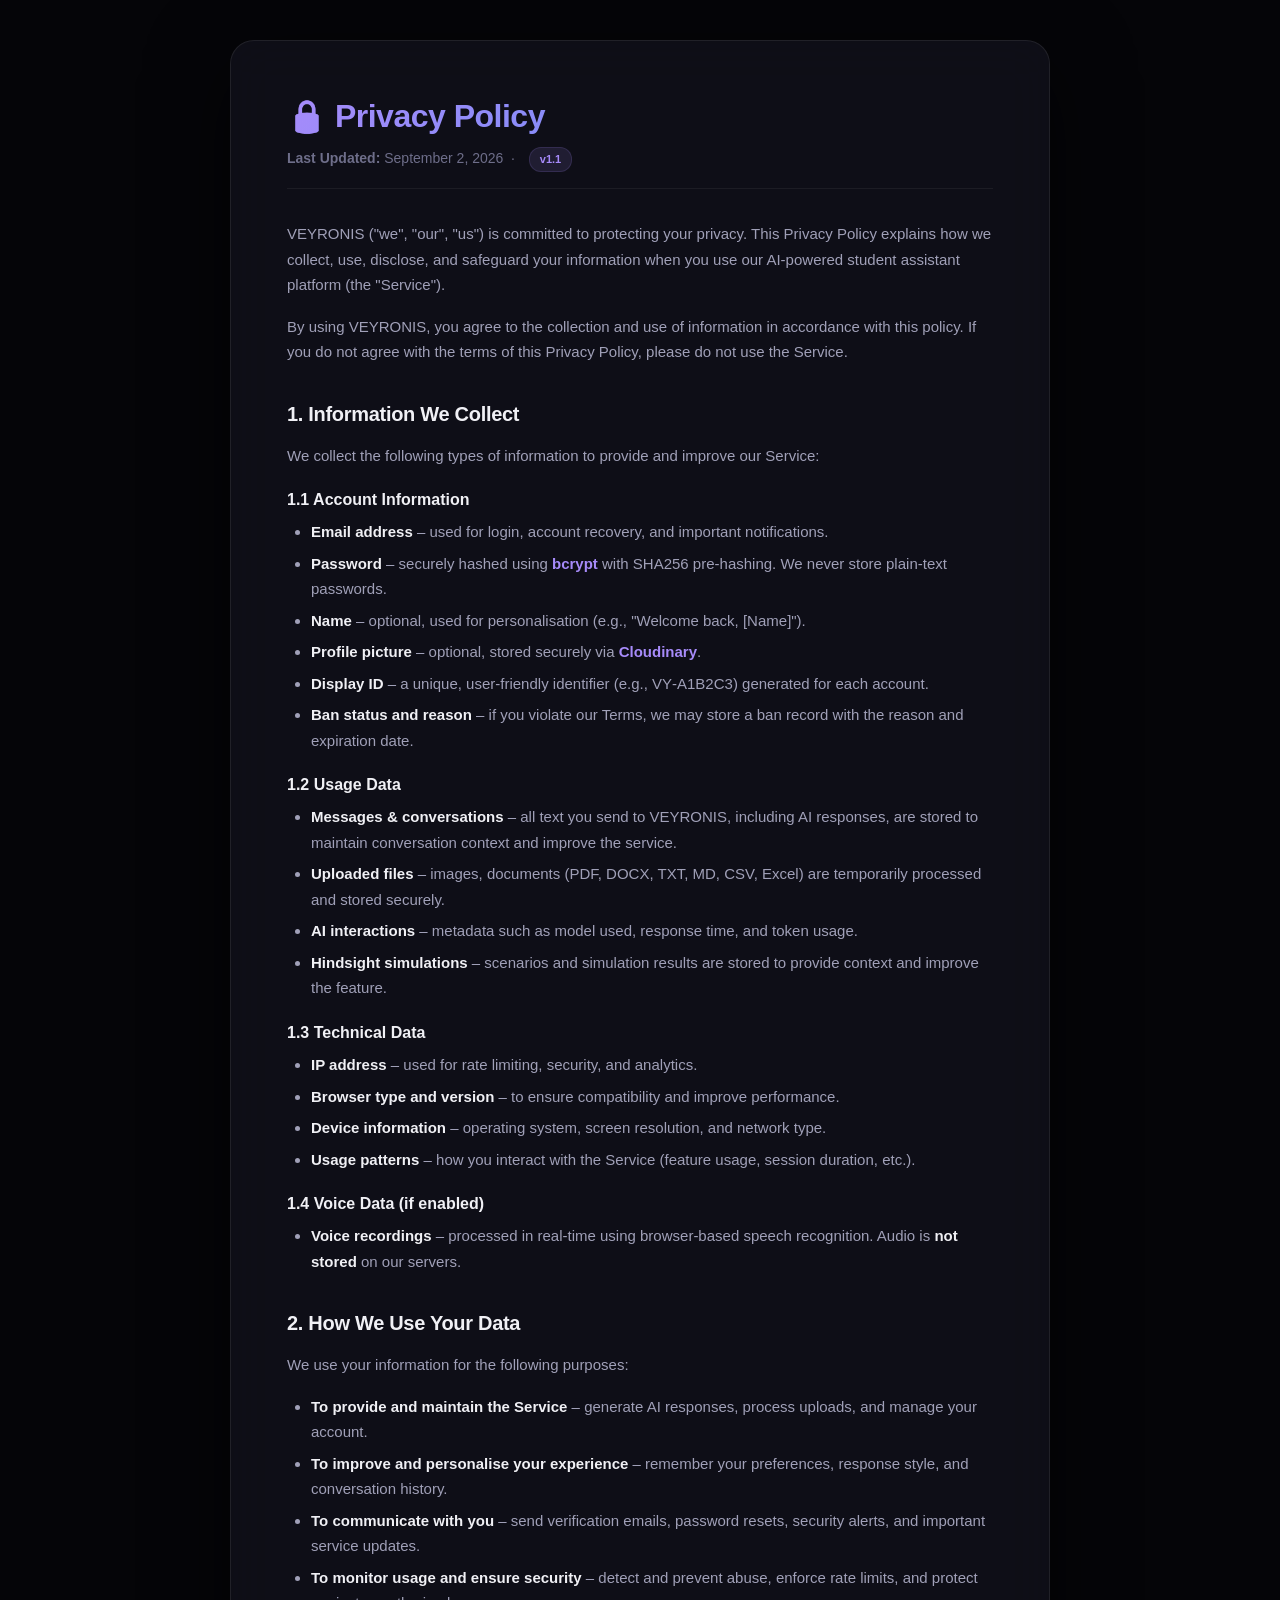
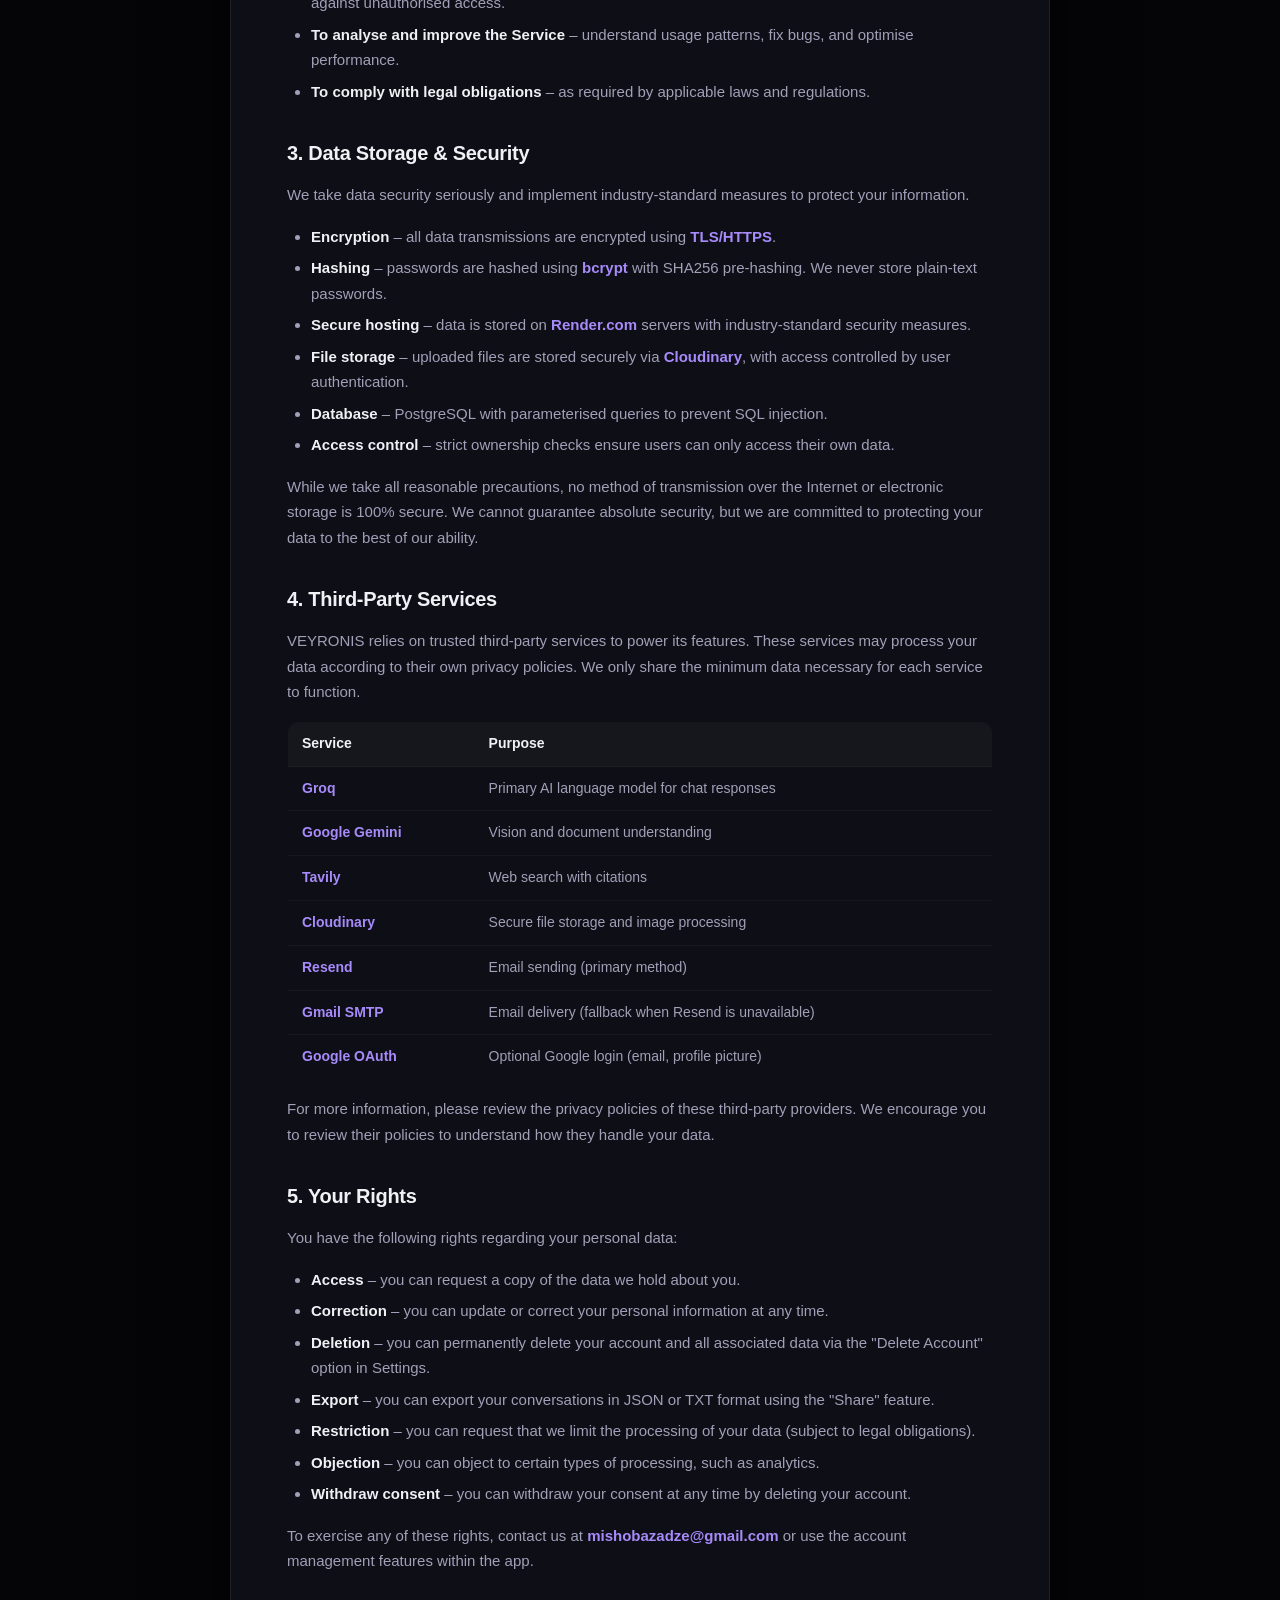
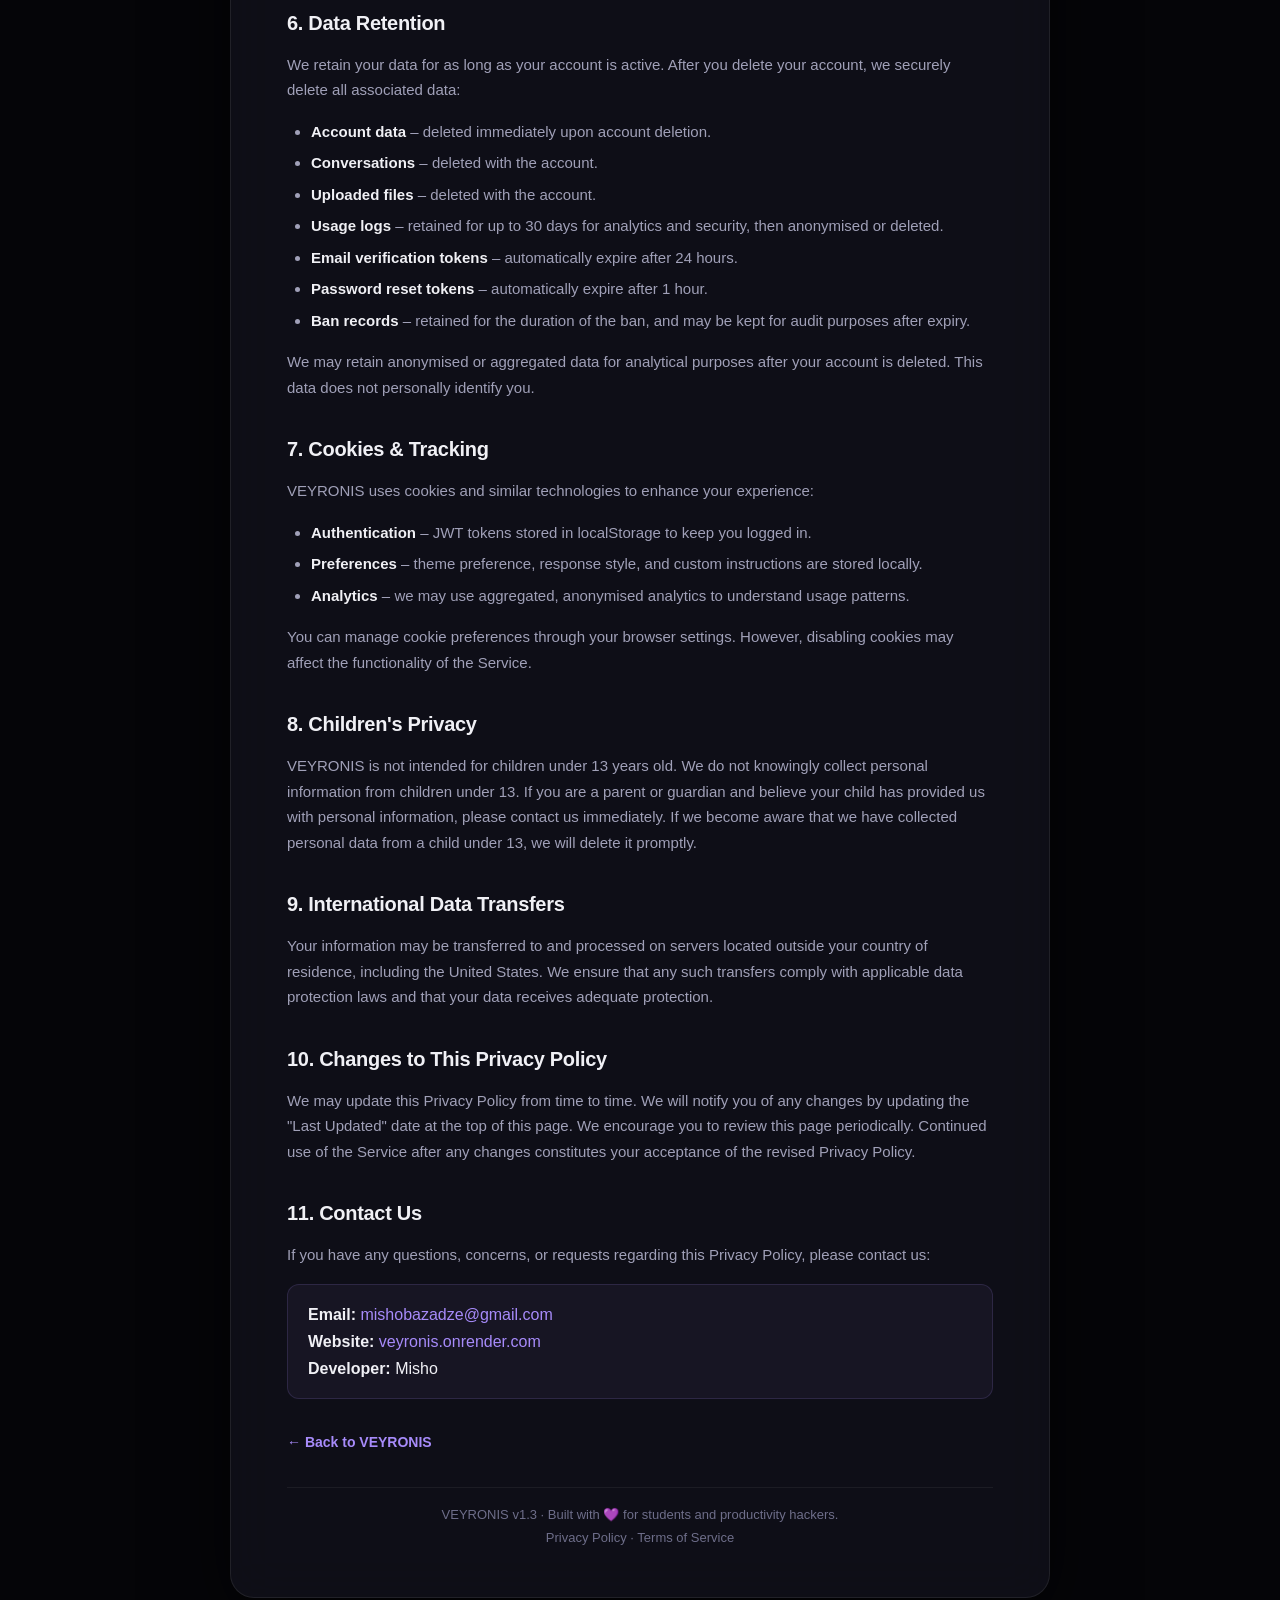
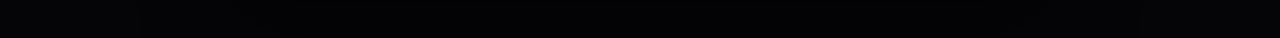
<file: frontend/privacy.html>
<!DOCTYPE html>
<html lang="en">
<head>
    <meta charset="UTF-8" />
    <meta name="viewport" content="width=device-width, initial-scale=1.0" />
    <title>Privacy Policy — VEYRONIS</title>
    <link rel="icon" href="data:image/svg+xml,%3Csvg xmlns='http://www.w3.org/2000/svg' viewBox='0 0 100 100'%3E%3Crect width='100' height='100' rx='20' fill='%238b5cf6'/%3E%3Ctext x='50' y='68' font-size='50' text-anchor='middle' fill='white' font-weight='bold'%3EV%3C/text%3E%3C/svg%3E" />
    <style>
        * {
            margin: 0;
            padding: 0;
            box-sizing: border-box;
        }
        body {
            font-family: -apple-system, BlinkMacSystemFont, 'Segoe UI', Roboto, 'Helvetica Neue', Arial, sans-serif;
            background: #050508;
            color: #f0f0f5;
            line-height: 1.7;
            padding: 40px 20px;
            min-height: 100vh;
            display: flex;
            justify-content: center;
            align-items: flex-start;
        }
        .container {
            max-width: 820px;
            width: 100%;
            background: rgba(18, 18, 28, 0.75);
            backdrop-filter: blur(24px);
            -webkit-backdrop-filter: blur(24px);
            border: 1px solid rgba(255, 255, 255, 0.08);
            border-radius: 24px;
            padding: 48px 56px;
            box-shadow: 0 24px 80px rgba(0, 0, 0, 0.6);
        }
        @media (max-width: 640px) {
            body { padding: 16px; }
            .container { padding: 28px 20px; border-radius: 16px; }
        }

        h1 {
            font-size: 32px;
            font-weight: 800;
            background: linear-gradient(135deg, #a78bfa, #818cf8, #c084fc);
            -webkit-background-clip: text;
            -webkit-text-fill-color: transparent;
            background-clip: text;
            margin-bottom: 4px;
            letter-spacing: -0.5px;
        }
        .last-updated {
            font-size: 14px;
            color: #6e6e8a;
            margin-bottom: 32px;
            display: block;
            border-bottom: 1px solid rgba(255,255,255,0.06);
            padding-bottom: 16px;
        }
        h2 {
            font-size: 20px;
            font-weight: 700;
            color: #f0f0f5;
            margin-top: 32px;
            margin-bottom: 12px;
            letter-spacing: -0.3px;
        }
        h3 {
            font-size: 16px;
            font-weight: 600;
            color: #f0f0f5;
            margin-top: 18px;
            margin-bottom: 6px;
        }
        p {
            color: #a0a0b8;
            font-size: 15px;
            margin-bottom: 16px;
        }
        ul {
            padding-left: 24px;
            margin-bottom: 16px;
        }
        li {
            color: #a0a0b8;
            font-size: 15px;
            margin-bottom: 6px;
        }
        li strong {
            color: #f0f0f5;
            font-weight: 600;
        }
        .highlight {
            color: #a78bfa;
            font-weight: 600;
        }
        table {
            width: 100%;
            border-collapse: collapse;
            margin: 12px 0 16px;
            font-size: 14px;
            color: #a0a0b8;
            border: 1px solid rgba(255,255,255,0.06);
            border-radius: 12px;
            overflow: hidden;
        }
        th {
            background: rgba(255,255,255,0.03);
            padding: 10px 14px;
            text-align: left;
            font-weight: 700;
            color: #f0f0f5;
            border-bottom: 1px solid rgba(255,255,255,0.06);
        }
        td {
            padding: 10px 14px;
            border-bottom: 1px solid rgba(255,255,255,0.04);
        }
        tr:last-child td {
            border-bottom: none;
        }
        .contact-block {
            background: rgba(167, 139, 250, 0.06);
            border: 1px solid rgba(167, 139, 250, 0.15);
            border-radius: 12px;
            padding: 16px 20px;
            margin-top: 8px;
        }
        .contact-block a {
            color: #a78bfa;
            text-decoration: none;
        }
        .contact-block a:hover {
            text-decoration: underline;
        }
        .back-link {
            display: inline-block;
            margin-top: 32px;
            color: #a78bfa;
            font-weight: 600;
            text-decoration: none;
            font-size: 14px;
            transition: color 0.2s;
        }
        .back-link:hover {
            color: #c084fc;
            text-decoration: underline;
        }
        .footer-note {
            margin-top: 32px;
            padding-top: 16px;
            border-top: 1px solid rgba(255,255,255,0.06);
            font-size: 13px;
            color: #6e6e8a;
            text-align: center;
        }
        .footer-note a {
            color: #6e6e8a;
            text-decoration: none;
        }
        .footer-note a:hover {
            color: #a78bfa;
        }
        .badge {
            display: inline-block;
            background: rgba(167, 139, 250, 0.12);
            color: #a78bfa;
            font-size: 11px;
            font-weight: 700;
            padding: 2px 10px;
            border-radius: 12px;
            border: 1px solid rgba(167, 139, 250, 0.15);
            margin-left: 6px;
        }
    </style>
</head>
<body>
    <div class="container">

        <h1>🔒 Privacy Policy</h1>
        <span class="last-updated">
            <strong>Last Updated:</strong> September 2, 2026 &nbsp;·&nbsp; <span class="badge">v1.1</span>
        </span>

        <p>
            VEYRONIS ("we", "our", "us") is committed to protecting your privacy. This Privacy Policy explains how we collect, use, disclose, and safeguard your information when you use our AI-powered student assistant platform (the "Service").
        </p>
        <p>
            By using VEYRONIS, you agree to the collection and use of information in accordance with this policy. If you do not agree with the terms of this Privacy Policy, please do not use the Service.
        </p>

        <h2>1. Information We Collect</h2>
        <p>We collect the following types of information to provide and improve our Service:</p>

        <h3>1.1 Account Information</h3>
        <ul>
            <li><strong>Email address</strong> – used for login, account recovery, and important notifications.</li>
            <li><strong>Password</strong> – securely hashed using <span class="highlight">bcrypt</span> with SHA256 pre‑hashing. We never store plain‑text passwords.</li>
            <li><strong>Name</strong> – optional, used for personalisation (e.g., "Welcome back, [Name]").</li>
            <li><strong>Profile picture</strong> – optional, stored securely via <span class="highlight">Cloudinary</span>.</li>
            <li><strong>Display ID</strong> – a unique, user‑friendly identifier (e.g., VY‑A1B2C3) generated for each account.</li>
            <li><strong>Ban status and reason</strong> – if you violate our Terms, we may store a ban record with the reason and expiration date.</li>
        </ul>

        <h3>1.2 Usage Data</h3>
        <ul>
            <li><strong>Messages &amp; conversations</strong> – all text you send to VEYRONIS, including AI responses, are stored to maintain conversation context and improve the service.</li>
            <li><strong>Uploaded files</strong> – images, documents (PDF, DOCX, TXT, MD, CSV, Excel) are temporarily processed and stored securely.</li>
            <li><strong>AI interactions</strong> – metadata such as model used, response time, and token usage.</li>
            <li><strong>Hindsight simulations</strong> – scenarios and simulation results are stored to provide context and improve the feature.</li>
        </ul>

        <h3>1.3 Technical Data</h3>
        <ul>
            <li><strong>IP address</strong> – used for rate limiting, security, and analytics.</li>
            <li><strong>Browser type and version</strong> – to ensure compatibility and improve performance.</li>
            <li><strong>Device information</strong> – operating system, screen resolution, and network type.</li>
            <li><strong>Usage patterns</strong> – how you interact with the Service (feature usage, session duration, etc.).</li>
        </ul>

        <h3>1.4 Voice Data (if enabled)</h3>
        <ul>
            <li><strong>Voice recordings</strong> – processed in real‑time using browser‑based speech recognition. Audio is <strong>not stored</strong> on our servers.</li>
        </ul>

        <h2>2. How We Use Your Data</h2>
        <p>We use your information for the following purposes:</p>
        <ul>
            <li><strong>To provide and maintain the Service</strong> – generate AI responses, process uploads, and manage your account.</li>
            <li><strong>To improve and personalise your experience</strong> – remember your preferences, response style, and conversation history.</li>
            <li><strong>To communicate with you</strong> – send verification emails, password resets, security alerts, and important service updates.</li>
            <li><strong>To monitor usage and ensure security</strong> – detect and prevent abuse, enforce rate limits, and protect against unauthorised access.</li>
            <li><strong>To analyse and improve the Service</strong> – understand usage patterns, fix bugs, and optimise performance.</li>
            <li><strong>To comply with legal obligations</strong> – as required by applicable laws and regulations.</li>
        </ul>

        <h2>3. Data Storage &amp; Security</h2>
        <p>We take data security seriously and implement industry‑standard measures to protect your information.</p>
        <ul>
            <li><strong>Encryption</strong> – all data transmissions are encrypted using <span class="highlight">TLS/HTTPS</span>.</li>
            <li><strong>Hashing</strong> – passwords are hashed using <span class="highlight">bcrypt</span> with SHA256 pre‑hashing. We never store plain‑text passwords.</li>
            <li><strong>Secure hosting</strong> – data is stored on <span class="highlight">Render.com</span> servers with industry‑standard security measures.</li>
            <li><strong>File storage</strong> – uploaded files are stored securely via <span class="highlight">Cloudinary</span>, with access controlled by user authentication.</li>
            <li><strong>Database</strong> – PostgreSQL with parameterised queries to prevent SQL injection.</li>
            <li><strong>Access control</strong> – strict ownership checks ensure users can only access their own data.</li>
        </ul>
        <p>
            While we take all reasonable precautions, no method of transmission over the Internet or electronic storage is 100% secure. We cannot guarantee absolute security, but we are committed to protecting your data to the best of our ability.
        </p>

        <h2>4. Third‑Party Services</h2>
        <p>VEYRONIS relies on trusted third‑party services to power its features. These services may process your data according to their own privacy policies. We only share the minimum data necessary for each service to function.</p>

        <table>
            <thead>
                <tr>
                    <th>Service</th>
                    <th>Purpose</th>
                </tr>
            </thead>
            <tbody>
                <tr>
                    <td><span class="highlight">Groq</span></td>
                    <td>Primary AI language model for chat responses</td>
                </tr>
                <tr>
                    <td><span class="highlight">Google Gemini</span></td>
                    <td>Vision and document understanding</td>
                </tr>
                <tr>
                    <td><span class="highlight">Tavily</span></td>
                    <td>Web search with citations</td>
                </tr>
                <tr>
                    <td><span class="highlight">Cloudinary</span></td>
                    <td>Secure file storage and image processing</td>
                </tr>
                <tr>
                    <td><span class="highlight">Resend</span></td>
                    <td>Email sending (primary method)</td>
                </tr>
                <tr>
                    <td><span class="highlight">Gmail SMTP</span></td>
                    <td>Email delivery (fallback when Resend is unavailable)</td>
                </tr>
                <tr>
                    <td><span class="highlight">Google OAuth</span></td>
                    <td>Optional Google login (email, profile picture)</td>
                </tr>
            </tbody>
        </table>

        <p>
            For more information, please review the privacy policies of these third‑party providers. We encourage you to review their policies to understand how they handle your data.
        </p>

        <h2>5. Your Rights</h2>
        <p>You have the following rights regarding your personal data:</p>
        <ul>
            <li><strong>Access</strong> – you can request a copy of the data we hold about you.</li>
            <li><strong>Correction</strong> – you can update or correct your personal information at any time.</li>
            <li><strong>Deletion</strong> – you can permanently delete your account and all associated data via the "Delete Account" option in Settings.</li>
            <li><strong>Export</strong> – you can export your conversations in JSON or TXT format using the "Share" feature.</li>
            <li><strong>Restriction</strong> – you can request that we limit the processing of your data (subject to legal obligations).</li>
            <li><strong>Objection</strong> – you can object to certain types of processing, such as analytics.</li>
            <li><strong>Withdraw consent</strong> – you can withdraw your consent at any time by deleting your account.</li>
        </ul>
        <p>
            To exercise any of these rights, contact us at <span class="highlight">mishobazadze@gmail.com</span> or use the account management features within the app.
        </p>

        <h2>6. Data Retention</h2>
        <p>We retain your data for as long as your account is active. After you delete your account, we securely delete all associated data:</p>
        <ul>
            <li><strong>Account data</strong> – deleted immediately upon account deletion.</li>
            <li><strong>Conversations</strong> – deleted with the account.</li>
            <li><strong>Uploaded files</strong> – deleted with the account.</li>
            <li><strong>Usage logs</strong> – retained for up to 30 days for analytics and security, then anonymised or deleted.</li>
            <li><strong>Email verification tokens</strong> – automatically expire after 24 hours.</li>
            <li><strong>Password reset tokens</strong> – automatically expire after 1 hour.</li>
            <li><strong>Ban records</strong> – retained for the duration of the ban, and may be kept for audit purposes after expiry.</li>
        </ul>
        <p>
            We may retain anonymised or aggregated data for analytical purposes after your account is deleted. This data does not personally identify you.
        </p>

        <h2>7. Cookies &amp; Tracking</h2>
        <p>VEYRONIS uses cookies and similar technologies to enhance your experience:</p>
        <ul>
            <li><strong>Authentication</strong> – JWT tokens stored in localStorage to keep you logged in.</li>
            <li><strong>Preferences</strong> – theme preference, response style, and custom instructions are stored locally.</li>
            <li><strong>Analytics</strong> – we may use aggregated, anonymised analytics to understand usage patterns.</li>
        </ul>
        <p>
            You can manage cookie preferences through your browser settings. However, disabling cookies may affect the functionality of the Service.
        </p>

        <h2>8. Children's Privacy</h2>
        <p>
            VEYRONIS is not intended for children under 13 years old. We do not knowingly collect personal information from children under 13. If you are a parent or guardian and believe your child has provided us with personal information, please contact us immediately. If we become aware that we have collected personal data from a child under 13, we will delete it promptly.
        </p>

        <h2>9. International Data Transfers</h2>
        <p>
            Your information may be transferred to and processed on servers located outside your country of residence, including the United States. We ensure that any such transfers comply with applicable data protection laws and that your data receives adequate protection.
        </p>

        <h2>10. Changes to This Privacy Policy</h2>
        <p>
            We may update this Privacy Policy from time to time. We will notify you of any changes by updating the "Last Updated" date at the top of this page. We encourage you to review this page periodically. Continued use of the Service after any changes constitutes your acceptance of the revised Privacy Policy.
        </p>

        <h2>11. Contact Us</h2>
        <p>
            If you have any questions, concerns, or requests regarding this Privacy Policy, please contact us:
        </p>
        <div class="contact-block">
            <strong>Email:</strong> <a href="mailto:mishobazadze@gmail.com">mishobazadze@gmail.com</a><br />
            <strong>Website:</strong> <a href="https://veyronis.onrender.com" target="_blank">veyronis.onrender.com</a><br />
            <strong>Developer:</strong> Misho
        </div>

        <a href="/" class="back-link">← Back to VEYRONIS</a>

        <div class="footer-note">
            VEYRONIS v1.3 · Built with 💜 for students and productivity hackers.
            <br />
            <a href="/privacy">Privacy Policy</a> · <a href="/terms">Terms of Service</a>
        </div>

    </div>
</body>
</html>
</file>
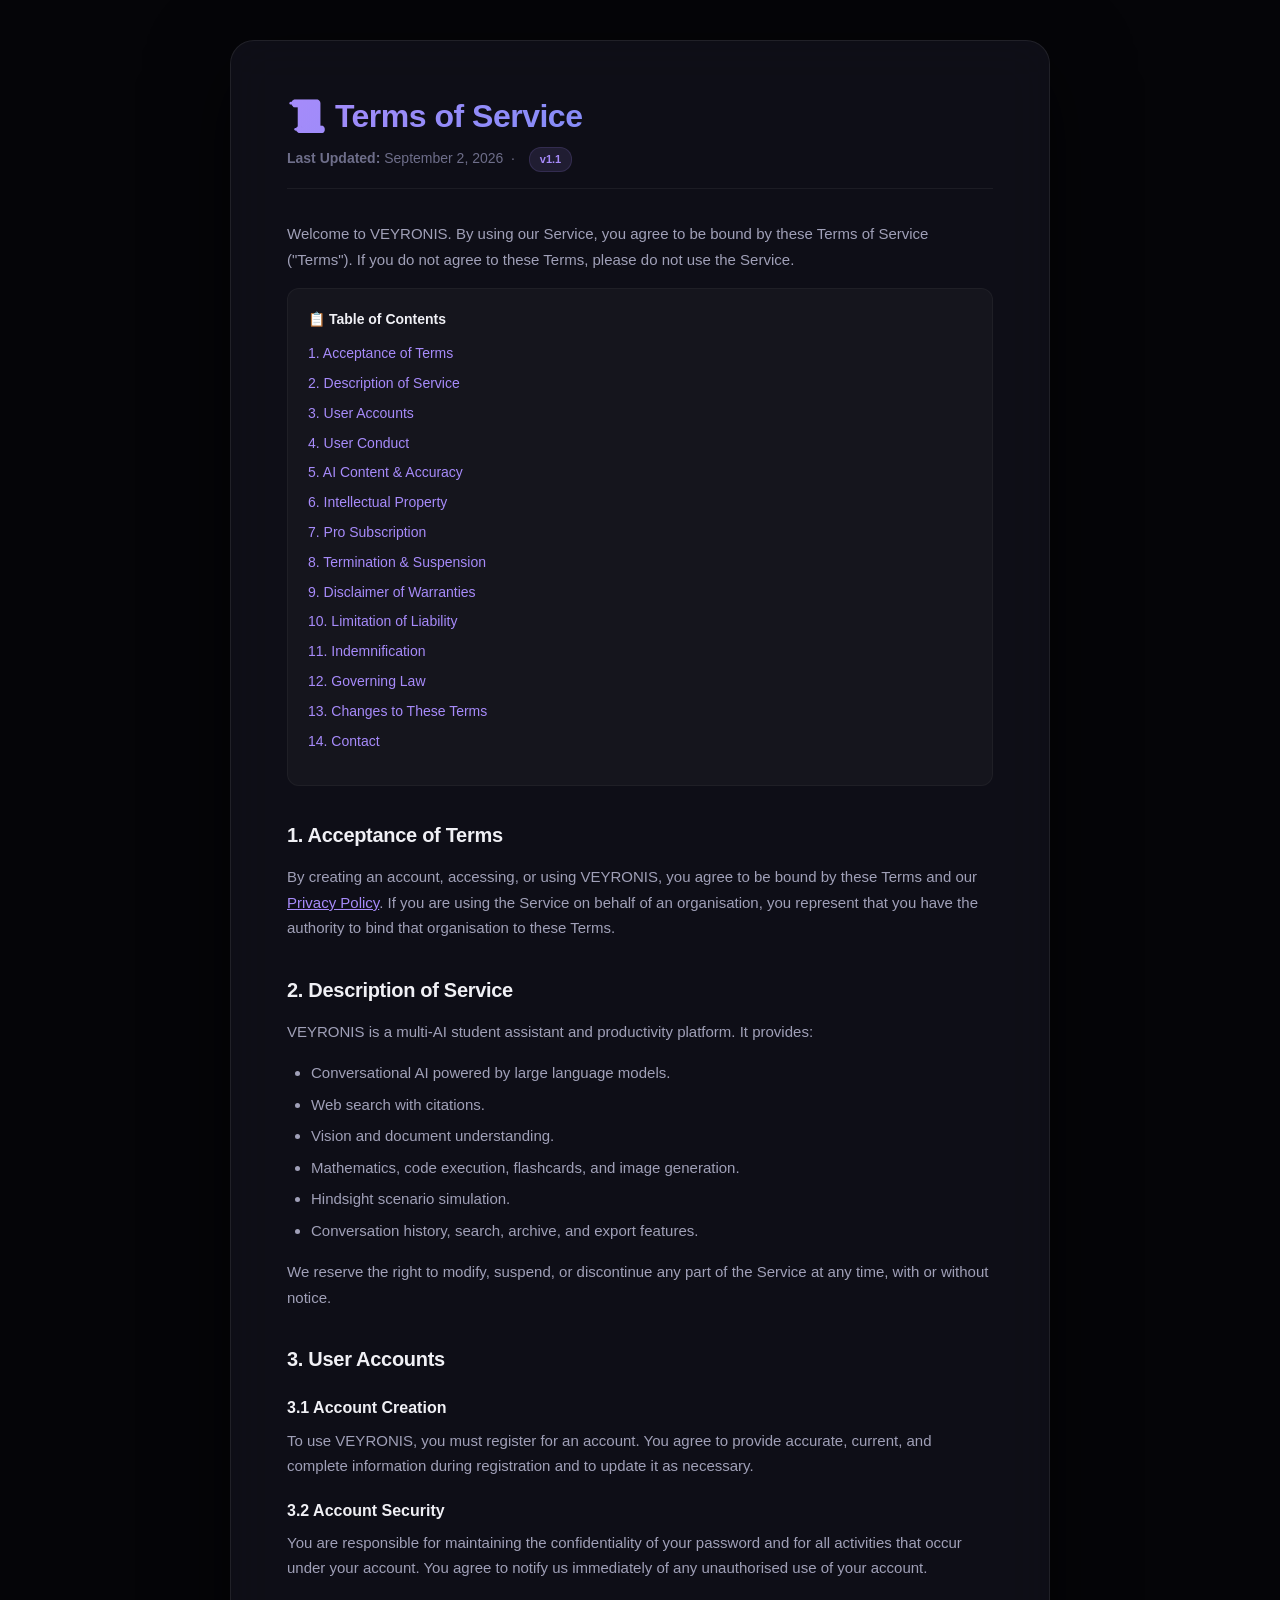
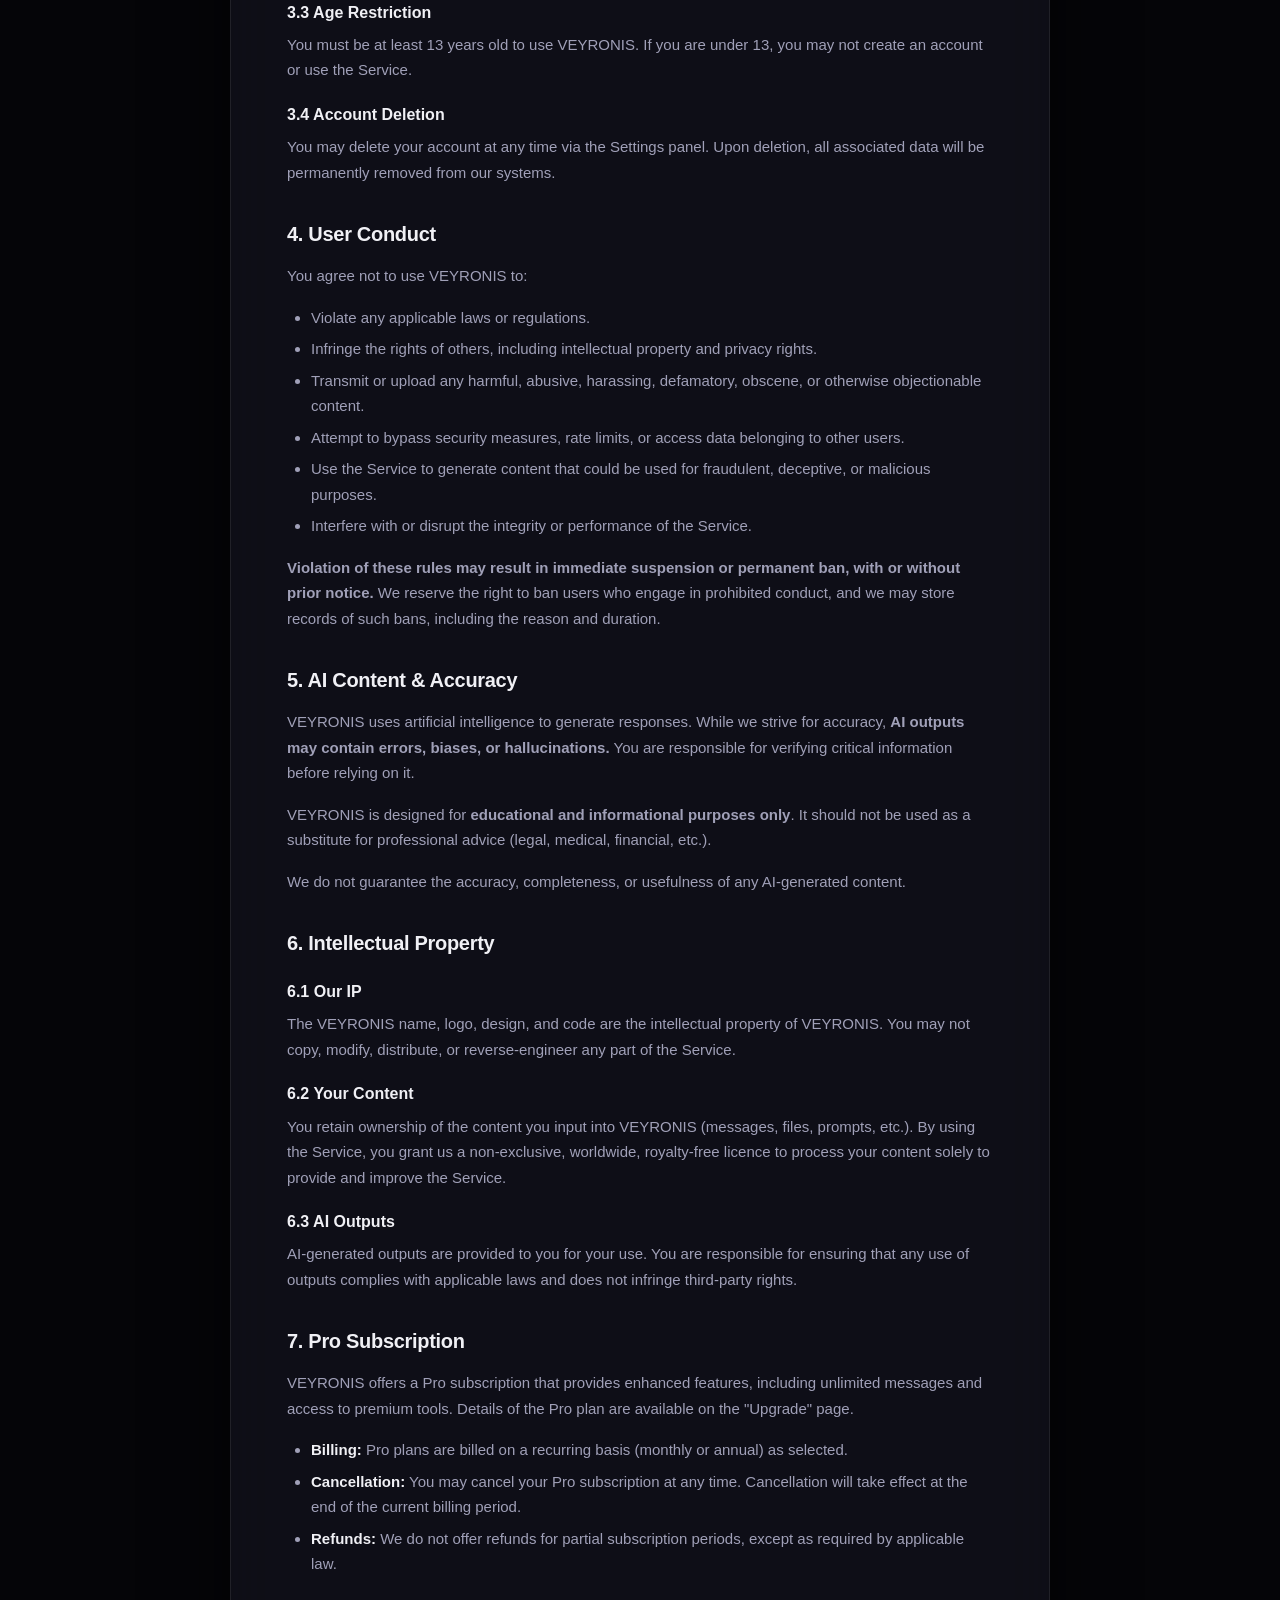
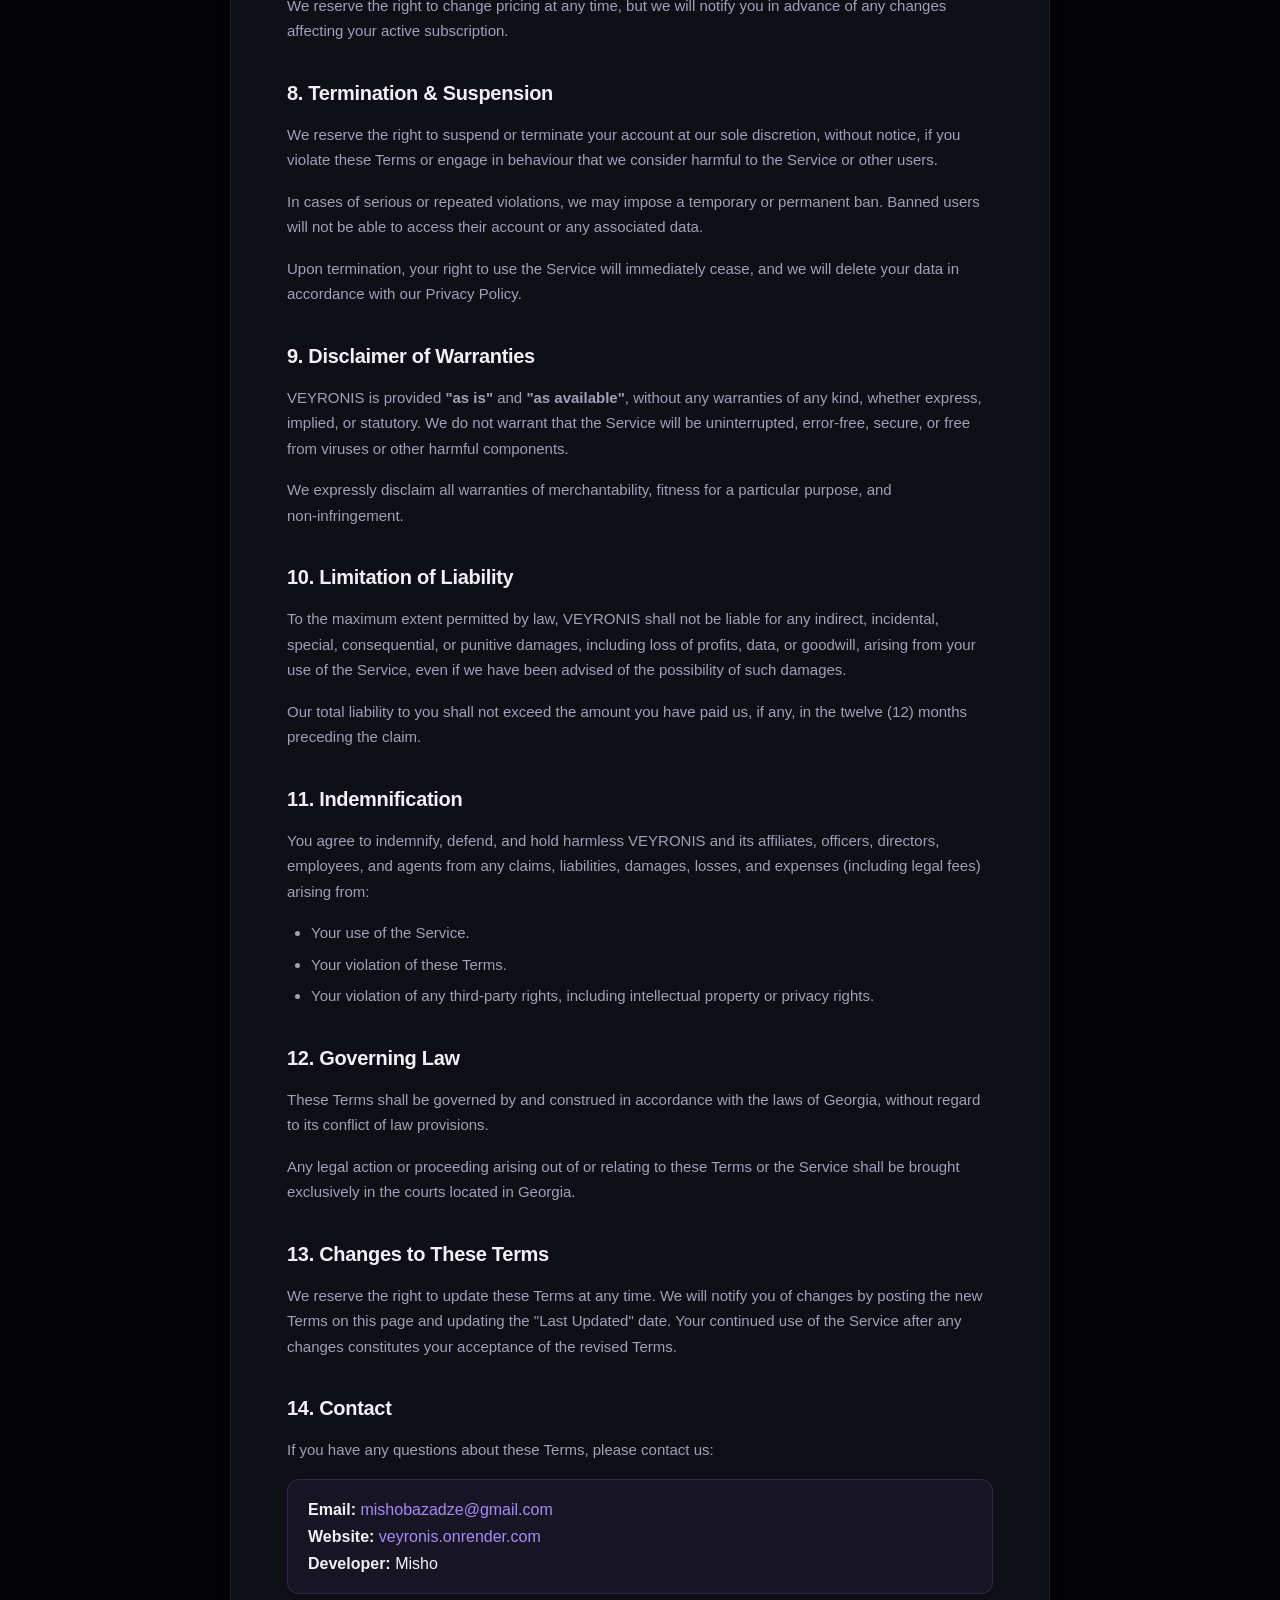
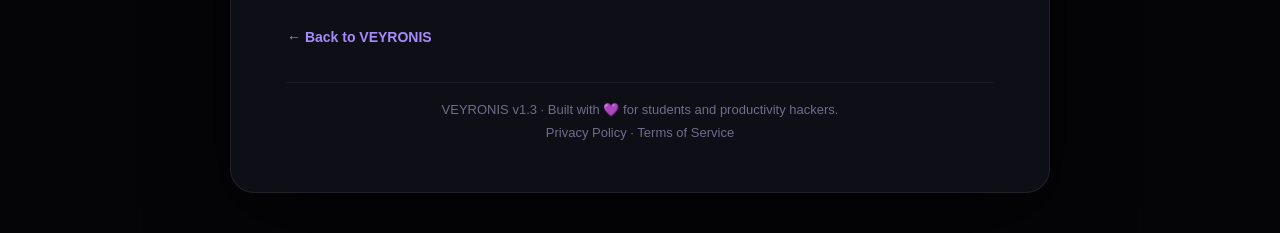
<file: frontend/terms.html>
<!DOCTYPE html>
<html lang="en">
<head>
    <meta charset="UTF-8" />
    <meta name="viewport" content="width=device-width, initial-scale=1.0" />
    <title>Terms of Service — VEYRONIS</title>
    <link rel="icon" href="data:image/svg+xml,%3Csvg xmlns='http://www.w3.org/2000/svg' viewBox='0 0 100 100'%3E%3Crect width='100' height='100' rx='20' fill='%238b5cf6'/%3E%3Ctext x='50' y='68' font-size='50' text-anchor='middle' fill='white' font-weight='bold'%3EV%3C/text%3E%3C/svg%3E" />
    <style>
        * {
            margin: 0;
            padding: 0;
            box-sizing: border-box;
        }
        body {
            font-family: -apple-system, BlinkMacSystemFont, 'Segoe UI', Roboto, 'Helvetica Neue', Arial, sans-serif;
            background: #050508;
            color: #f0f0f5;
            line-height: 1.7;
            padding: 40px 20px;
            min-height: 100vh;
            display: flex;
            justify-content: center;
            align-items: flex-start;
        }
        .container {
            max-width: 820px;
            width: 100%;
            background: rgba(18, 18, 28, 0.75);
            backdrop-filter: blur(24px);
            -webkit-backdrop-filter: blur(24px);
            border: 1px solid rgba(255, 255, 255, 0.08);
            border-radius: 24px;
            padding: 48px 56px;
            box-shadow: 0 24px 80px rgba(0, 0, 0, 0.6);
        }
        @media (max-width: 640px) {
            body { padding: 16px; }
            .container { padding: 28px 20px; border-radius: 16px; }
        }

        h1 {
            font-size: 32px;
            font-weight: 800;
            background: linear-gradient(135deg, #a78bfa, #818cf8, #c084fc);
            -webkit-background-clip: text;
            -webkit-text-fill-color: transparent;
            background-clip: text;
            margin-bottom: 4px;
            letter-spacing: -0.5px;
        }
        .last-updated {
            font-size: 14px;
            color: #6e6e8a;
            margin-bottom: 32px;
            display: block;
            border-bottom: 1px solid rgba(255,255,255,0.06);
            padding-bottom: 16px;
        }
        h2 {
            font-size: 20px;
            font-weight: 700;
            color: #f0f0f5;
            margin-top: 32px;
            margin-bottom: 12px;
            letter-spacing: -0.3px;
        }
        h3 {
            font-size: 16px;
            font-weight: 600;
            color: #f0f0f5;
            margin-top: 18px;
            margin-bottom: 6px;
        }
        p {
            color: #a0a0b8;
            font-size: 15px;
            margin-bottom: 16px;
        }
        ul {
            padding-left: 24px;
            margin-bottom: 16px;
        }
        li {
            color: #a0a0b8;
            font-size: 15px;
            margin-bottom: 6px;
        }
        li strong {
            color: #f0f0f5;
            font-weight: 600;
        }
        .highlight {
            color: #a78bfa;
            font-weight: 600;
        }
        .contact-block {
            background: rgba(167, 139, 250, 0.06);
            border: 1px solid rgba(167, 139, 250, 0.15);
            border-radius: 12px;
            padding: 16px 20px;
            margin-top: 8px;
        }
        .contact-block a {
            color: #a78bfa;
            text-decoration: none;
        }
        .contact-block a:hover {
            text-decoration: underline;
        }
        .back-link {
            display: inline-block;
            margin-top: 32px;
            color: #a78bfa;
            font-weight: 600;
            text-decoration: none;
            font-size: 14px;
            transition: color 0.2s;
        }
        .back-link:hover {
            color: #c084fc;
            text-decoration: underline;
        }
        .footer-note {
            margin-top: 32px;
            padding-top: 16px;
            border-top: 1px solid rgba(255,255,255,0.06);
            font-size: 13px;
            color: #6e6e8a;
            text-align: center;
        }
        .footer-note a {
            color: #6e6e8a;
            text-decoration: none;
        }
        .footer-note a:hover {
            color: #a78bfa;
        }
        .badge {
            display: inline-block;
            background: rgba(167, 139, 250, 0.12);
            color: #a78bfa;
            font-size: 11px;
            font-weight: 700;
            padding: 2px 10px;
            border-radius: 12px;
            border: 1px solid rgba(167, 139, 250, 0.15);
            margin-left: 6px;
        }
        .toc {
            background: rgba(255,255,255,0.03);
            border-radius: 12px;
            padding: 16px 20px;
            margin-bottom: 24px;
            border: 1px solid rgba(255,255,255,0.04);
        }
        .toc a {
            color: #a78bfa;
            text-decoration: none;
            font-size: 14px;
        }
        .toc a:hover {
            text-decoration: underline;
        }
        .toc li {
            list-style: none;
            margin-bottom: 4px;
        }
    </style>
</head>
<body>
    <div class="container">

        <h1>📜 Terms of Service</h1>
        <span class="last-updated">
            <strong>Last Updated:</strong> September 2, 2026 &nbsp;·&nbsp; <span class="badge">v1.1</span>
        </span>

        <p>
            Welcome to VEYRONIS. By using our Service, you agree to be bound by these Terms of Service ("Terms"). If you do not agree to these Terms, please do not use the Service.
        </p>

        <div class="toc">
            <strong style="color:#f0f0f5;font-size:14px;">📋 Table of Contents</strong>
            <ul style="margin-top:8px;padding-left:0;">
                <li><a href="#1">1. Acceptance of Terms</a></li>
                <li><a href="#2">2. Description of Service</a></li>
                <li><a href="#3">3. User Accounts</a></li>
                <li><a href="#4">4. User Conduct</a></li>
                <li><a href="#5">5. AI Content &amp; Accuracy</a></li>
                <li><a href="#6">6. Intellectual Property</a></li>
                <li><a href="#7">7. Pro Subscription</a></li>
                <li><a href="#8">8. Termination &amp; Suspension</a></li>
                <li><a href="#9">9. Disclaimer of Warranties</a></li>
                <li><a href="#10">10. Limitation of Liability</a></li>
                <li><a href="#11">11. Indemnification</a></li>
                <li><a href="#12">12. Governing Law</a></li>
                <li><a href="#13">13. Changes to These Terms</a></li>
                <li><a href="#14">14. Contact</a></li>
            </ul>
        </div>

        <h2 id="1">1. Acceptance of Terms</h2>
        <p>
            By creating an account, accessing, or using VEYRONIS, you agree to be bound by these Terms and our <a href="/privacy" style="color:#a78bfa;">Privacy Policy</a>. If you are using the Service on behalf of an organisation, you represent that you have the authority to bind that organisation to these Terms.
        </p>

        <h2 id="2">2. Description of Service</h2>
        <p>
            VEYRONIS is a multi‑AI student assistant and productivity platform. It provides:
        </p>
        <ul>
            <li>Conversational AI powered by large language models.</li>
            <li>Web search with citations.</li>
            <li>Vision and document understanding.</li>
            <li>Mathematics, code execution, flashcards, and image generation.</li>
            <li>Hindsight scenario simulation.</li>
            <li>Conversation history, search, archive, and export features.</li>
        </ul>
        <p>
            We reserve the right to modify, suspend, or discontinue any part of the Service at any time, with or without notice.
        </p>

        <h2 id="3">3. User Accounts</h2>
        <h3>3.1 Account Creation</h3>
        <p>
            To use VEYRONIS, you must register for an account. You agree to provide accurate, current, and complete information during registration and to update it as necessary.
        </p>

        <h3>3.2 Account Security</h3>
        <p>
            You are responsible for maintaining the confidentiality of your password and for all activities that occur under your account. You agree to notify us immediately of any unauthorised use of your account.
        </p>

        <h3>3.3 Age Restriction</h3>
        <p>
            You must be at least 13 years old to use VEYRONIS. If you are under 13, you may not create an account or use the Service.
        </p>

        <h3>3.4 Account Deletion</h3>
        <p>
            You may delete your account at any time via the Settings panel. Upon deletion, all associated data will be permanently removed from our systems.
        </p>

        <h2 id="4">4. User Conduct</h2>
        <p>You agree not to use VEYRONIS to:</p>
        <ul>
            <li>Violate any applicable laws or regulations.</li>
            <li>Infringe the rights of others, including intellectual property and privacy rights.</li>
            <li>Transmit or upload any harmful, abusive, harassing, defamatory, obscene, or otherwise objectionable content.</li>
            <li>Attempt to bypass security measures, rate limits, or access data belonging to other users.</li>
            <li>Use the Service to generate content that could be used for fraudulent, deceptive, or malicious purposes.</li>
            <li>Interfere with or disrupt the integrity or performance of the Service.</li>
        </ul>
        <p>
            <strong>Violation of these rules may result in immediate suspension or permanent ban, with or without prior notice.</strong> We reserve the right to ban users who engage in prohibited conduct, and we may store records of such bans, including the reason and duration.
        </p>

        <h2 id="5">5. AI Content &amp; Accuracy</h2>
        <p>
            VEYRONIS uses artificial intelligence to generate responses. While we strive for accuracy, <strong>AI outputs may contain errors, biases, or hallucinations.</strong> You are responsible for verifying critical information before relying on it.
        </p>
        <p>
            VEYRONIS is designed for <strong>educational and informational purposes only</strong>. It should not be used as a substitute for professional advice (legal, medical, financial, etc.).
        </p>
        <p>
            We do not guarantee the accuracy, completeness, or usefulness of any AI-generated content.
        </p>

        <h2 id="6">6. Intellectual Property</h2>
        <h3>6.1 Our IP</h3>
        <p>
            The VEYRONIS name, logo, design, and code are the intellectual property of VEYRONIS. You may not copy, modify, distribute, or reverse‑engineer any part of the Service.
        </p>

        <h3>6.2 Your Content</h3>
        <p>
            You retain ownership of the content you input into VEYRONIS (messages, files, prompts, etc.). By using the Service, you grant us a non‑exclusive, worldwide, royalty‑free licence to process your content solely to provide and improve the Service.
        </p>

        <h3>6.3 AI Outputs</h3>
        <p>
            AI-generated outputs are provided to you for your use. You are responsible for ensuring that any use of outputs complies with applicable laws and does not infringe third‑party rights.
        </p>

        <h2 id="7">7. Pro Subscription</h2>
        <p>
            VEYRONIS offers a Pro subscription that provides enhanced features, including unlimited messages and access to premium tools. Details of the Pro plan are available on the "Upgrade" page.
        </p>
        <ul>
            <li><strong>Billing:</strong> Pro plans are billed on a recurring basis (monthly or annual) as selected.</li>
            <li><strong>Cancellation:</strong> You may cancel your Pro subscription at any time. Cancellation will take effect at the end of the current billing period.</li>
            <li><strong>Refunds:</strong> We do not offer refunds for partial subscription periods, except as required by applicable law.</li>
        </ul>
        <p>
            We reserve the right to change pricing at any time, but we will notify you in advance of any changes affecting your active subscription.
        </p>

        <h2 id="8">8. Termination &amp; Suspension</h2>
        <p>
            We reserve the right to suspend or terminate your account at our sole discretion, without notice, if you violate these Terms or engage in behaviour that we consider harmful to the Service or other users.
        </p>
        <p>
            In cases of serious or repeated violations, we may impose a temporary or permanent ban. Banned users will not be able to access their account or any associated data.
        </p>
        <p>
            Upon termination, your right to use the Service will immediately cease, and we will delete your data in accordance with our Privacy Policy.
        </p>

        <h2 id="9">9. Disclaimer of Warranties</h2>
        <p>
            VEYRONIS is provided <strong>"as is"</strong> and <strong>"as available"</strong>, without any warranties of any kind, whether express, implied, or statutory. We do not warrant that the Service will be uninterrupted, error‑free, secure, or free from viruses or other harmful components.
        </p>
        <p>
            We expressly disclaim all warranties of merchantability, fitness for a particular purpose, and non‑infringement.
        </p>

        <h2 id="10">10. Limitation of Liability</h2>
        <p>
            To the maximum extent permitted by law, VEYRONIS shall not be liable for any indirect, incidental, special, consequential, or punitive damages, including loss of profits, data, or goodwill, arising from your use of the Service, even if we have been advised of the possibility of such damages.
        </p>
        <p>
            Our total liability to you shall not exceed the amount you have paid us, if any, in the twelve (12) months preceding the claim.
        </p>

        <h2 id="11">11. Indemnification</h2>
        <p>
            You agree to indemnify, defend, and hold harmless VEYRONIS and its affiliates, officers, directors, employees, and agents from any claims, liabilities, damages, losses, and expenses (including legal fees) arising from:
        </p>
        <ul>
            <li>Your use of the Service.</li>
            <li>Your violation of these Terms.</li>
            <li>Your violation of any third‑party rights, including intellectual property or privacy rights.</li>
        </ul>

        <h2 id="12">12. Governing Law</h2>
        <p>
            These Terms shall be governed by and construed in accordance with the laws of Georgia, without regard to its conflict of law provisions.
        </p>
        <p>
            Any legal action or proceeding arising out of or relating to these Terms or the Service shall be brought exclusively in the courts located in Georgia.
        </p>

        <h2 id="13">13. Changes to These Terms</h2>
        <p>
            We reserve the right to update these Terms at any time. We will notify you of changes by posting the new Terms on this page and updating the "Last Updated" date. Your continued use of the Service after any changes constitutes your acceptance of the revised Terms.
        </p>

        <h2 id="14">14. Contact</h2>
        <p>
            If you have any questions about these Terms, please contact us:
        </p>
        <div class="contact-block">
            <strong>Email:</strong> <a href="mailto:mishobazadze@gmail.com">mishobazadze@gmail.com</a><br />
            <strong>Website:</strong> <a href="https://veyronis.onrender.com" target="_blank">veyronis.onrender.com</a><br />
            <strong>Developer:</strong> Misho
        </div>

        <a href="/" class="back-link">← Back to VEYRONIS</a>

        <div class="footer-note">
            VEYRONIS v1.3 · Built with 💜 for students and productivity hackers.
            <br />
            <a href="/privacy">Privacy Policy</a> · <a href="/terms">Terms of Service</a>
        </div>

    </div>
</body>
</html>
</file>
